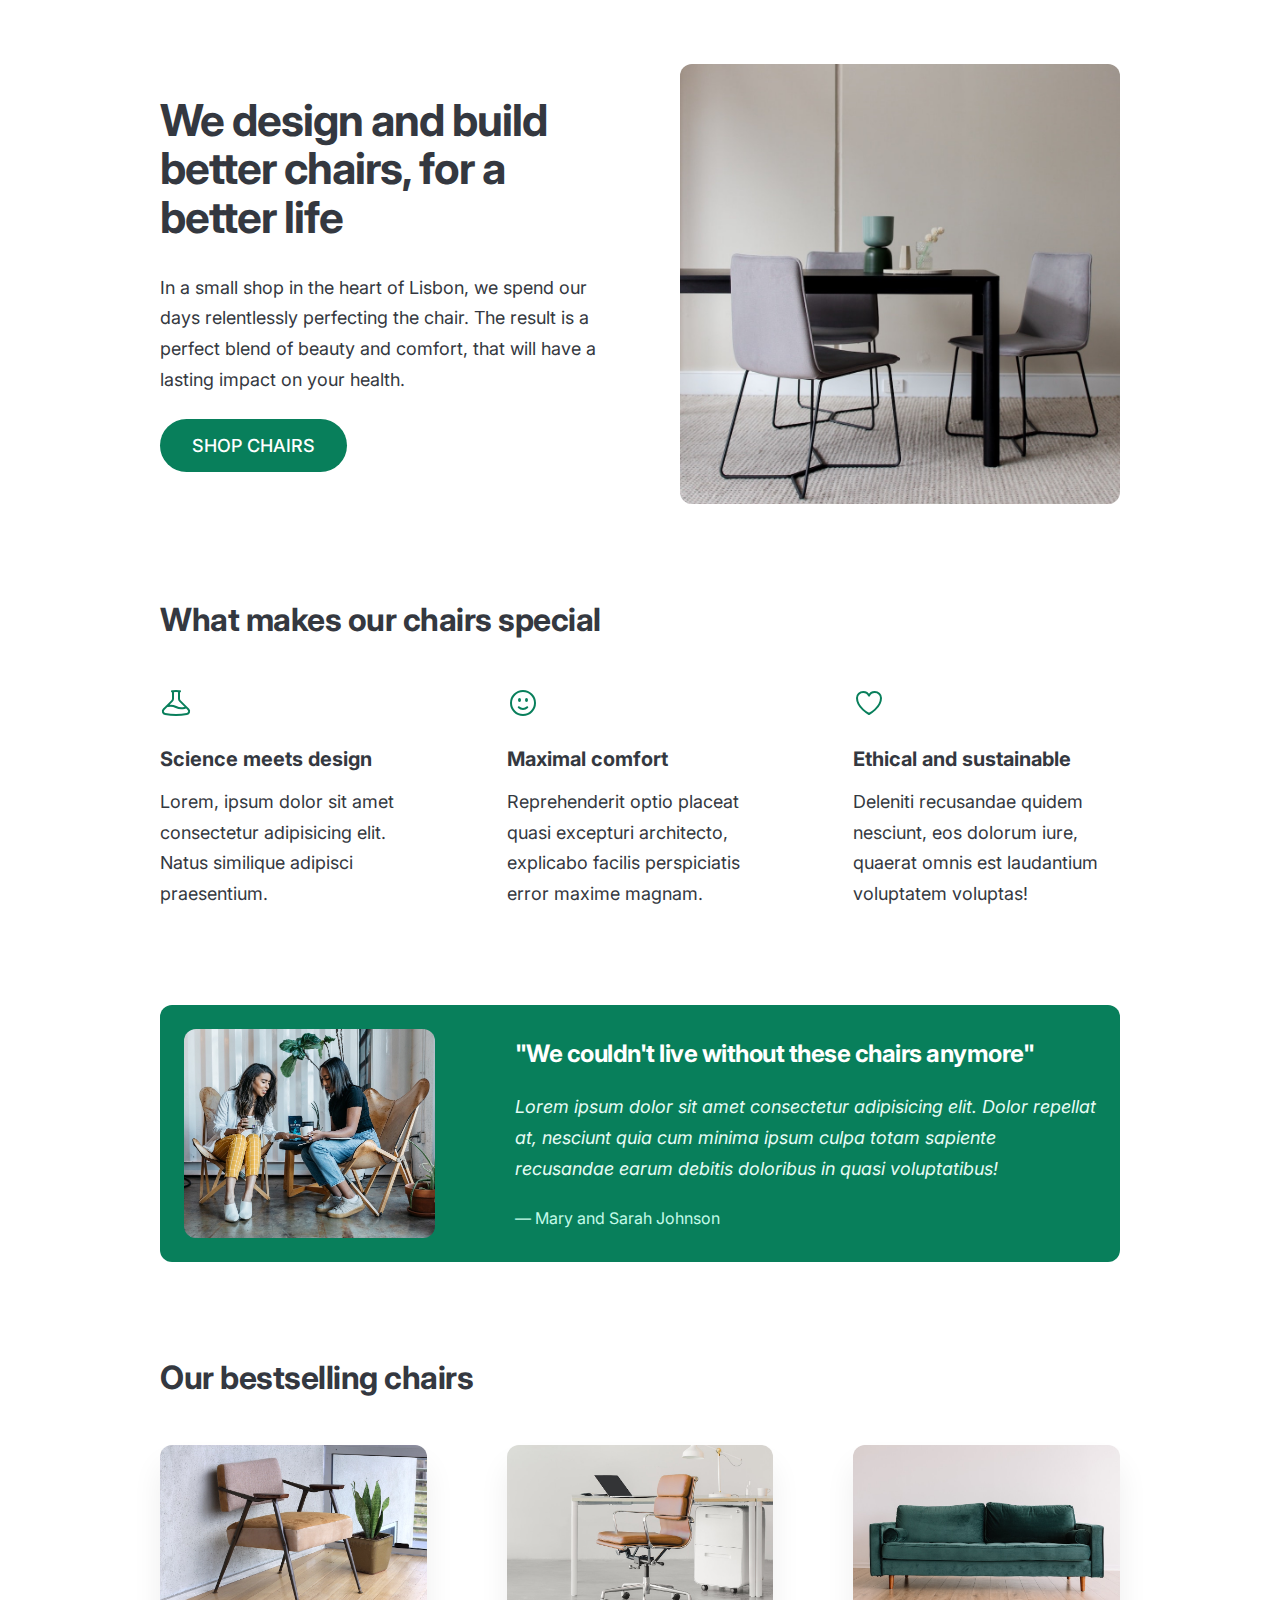
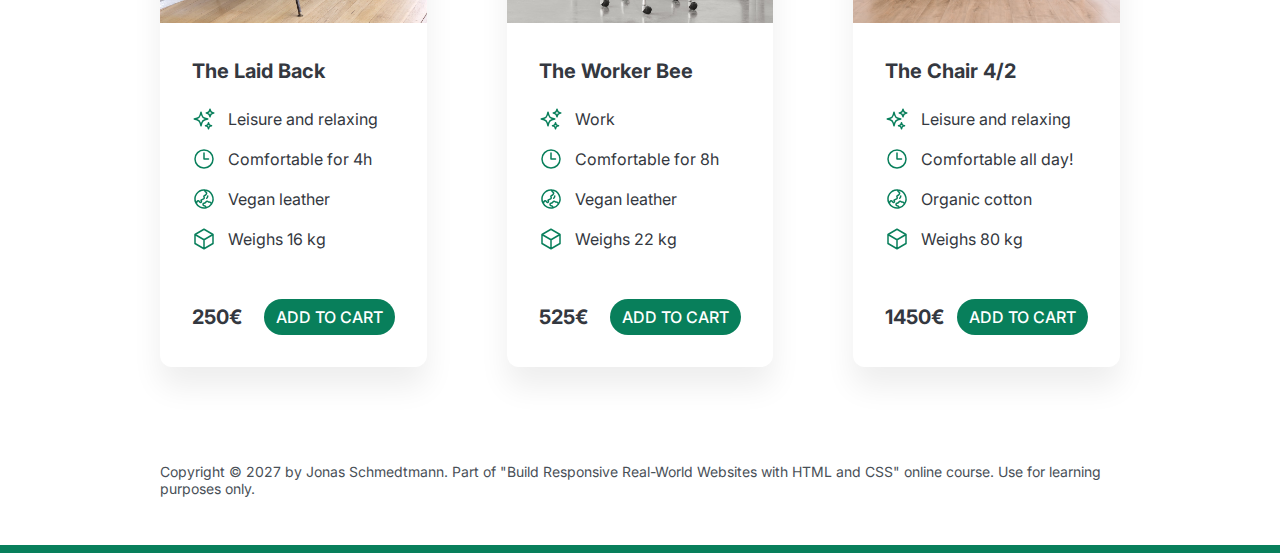
<file: index.html>
<!DOCTYPE html>
<html lang="en">
  <head>
    <meta charset="UTF-8" />
    <meta http-equiv="X-UA-Compatible" content="IE=edge" />
    <meta name="viewport" content="width=device-width, initial-scale=1.0" />
    <link rel="preconnect" href="https://fonts.googleapis.com" />
    <link rel="preconnect" href="https://fonts.gstatic.com" crossorigin />
    <link
      href="https://fonts.googleapis.com/css2?family=Inter:wght@400;500;700&display=swap"
      rel="stylesheet"
    />
    <link rel="stylesheet" href="style.css" />
    <title>Lisbon Chair Shop</title>
  </head>
  <body>
    <div class="container">
      <header>
        <div class="header-text-box">
          <h1>We design and build better chairs, for a better life</h1>
          <p class="header-text">
            In a small shop in the heart of Lisbon, we spend our days
            relentlessly perfecting the chair. The result is a perfect blend of
            beauty and comfort, that will have a lasting impact on your health.
          </p>
          <a class="btn btn--big" href="#">Shop chairs</a>
        </div>
        <img src="hero.jpg" alt="Photo" />
      </header>

      <section>
        <h2>What makes our chairs special</h2>
        <div class="grid-3-cols">
          <div>
            <svg
              xmlns="http://www.w3.org/2000/svg"
              fill="none"
              viewBox="0 0 24 24"
              stroke-width="1.5"
              stroke="currentColor"
              class="features-icon"
            >
              <path
                stroke-linecap="round"
                stroke-linejoin="round"
                d="M9.75 3.104v5.714a2.25 2.25 0 01-.659 1.591L5 14.5M9.75 3.104c-.251.023-.501.05-.75.082m.75-.082a24.301 24.301 0 014.5 0m0 0v5.714c0 .597.237 1.17.659 1.591L19.8 15.3M14.25 3.104c.251.023.501.05.75.082M19.8 15.3l-1.57.393A9.065 9.065 0 0112 15a9.065 9.065 0 00-6.23-.693L5 14.5m14.8.8l1.402 1.402c1.232 1.232.65 3.318-1.067 3.611A48.309 48.309 0 0112 21c-2.773 0-5.491-.235-8.135-.687-1.718-.293-2.3-2.379-1.067-3.61L5 14.5"
              />
            </svg>

            <p class="features-title"><strong>Science meets design</strong></p>
            <p class="features-text">
              Lorem, ipsum dolor sit amet consectetur adipisicing elit. Natus
              similique adipisci praesentium.
            </p>
          </div>

          <div>
            <svg
              xmlns="http://www.w3.org/2000/svg"
              fill="none"
              viewBox="0 0 24 24"
              stroke-width="1.5"
              stroke="currentColor"
              class="features-icon"
            >
              <path
                stroke-linecap="round"
                stroke-linejoin="round"
                d="M15.182 15.182a4.5 4.5 0 01-6.364 0M21 12a9 9 0 11-18 0 9 9 0 0118 0zM9.75 9.75c0 .414-.168.75-.375.75S9 10.164 9 9.75 9.168 9 9.375 9s.375.336.375.75zm-.375 0h.008v.015h-.008V9.75zm5.625 0c0 .414-.168.75-.375.75s-.375-.336-.375-.75.168-.75.375-.75.375.336.375.75zm-.375 0h.008v.015h-.008V9.75z"
              />
            </svg>

            <p class="features-title">
              <strong>Maximal comfort</strong>
            </p>
            <p class="features-text">
              Reprehenderit optio placeat quasi excepturi architecto, explicabo
              facilis perspiciatis error maxime magnam.
            </p>
          </div>

          <div>
            <svg
              xmlns="http://www.w3.org/2000/svg"
              fill="none"
              viewBox="0 0 24 24"
              stroke-width="1.5"
              stroke="currentColor"
              class="features-icon"
            >
              <path
                stroke-linecap="round"
                stroke-linejoin="round"
                d="M21 8.25c0-2.485-2.099-4.5-4.688-4.5-1.935 0-3.597 1.126-4.312 2.733-.715-1.607-2.377-2.733-4.313-2.733C5.1 3.75 3 5.765 3 8.25c0 7.22 9 12 9 12s9-4.78 9-12z"
              />
            </svg>

            <p class="features-title">
              <strong>Ethical and sustainable</strong>
            </p>
            <p class="features-text">
              Deleniti recusandae quidem nesciunt, eos dolorum iure, quaerat
              omnis est laudantium voluptatem voluptas!
            </p>
          </div>
        </div>
      </section>

      <section class="testimonial-section">
        <div class="grid-3-cols">
          <img src="customers.jpg" alt="People sitting on chairs" />
          <div class="testimonial-box">
            <h2>"We couldn't live without these chairs anymore"</h2>
            <blockquote class="testimonial-text">
              Lorem ipsum dolor sit amet consectetur adipisicing elit. Dolor
              repellat at, nesciunt quia cum minima ipsum culpa totam sapiente
              recusandae earum debitis doloribus in quasi voluptatibus!
            </blockquote>
            <p class="testimonial-author">&mdash; Mary and Sarah Johnson</p>
          </div>
        </div>
      </section>

      <section>
        <h2>Our bestselling chairs</h2>
        <div class="grid-3-cols">
          <figure class="chair">
            <img src="chair-1.jpg" alt="Chair" />
            <div class="chair-box">
              <h3>The Laid Back</h3>
              <ul class="chair-details">
                <li>
                  <svg
                    xmlns="http://www.w3.org/2000/svg"
                    fill="none"
                    viewBox="0 0 24 24"
                    stroke-width="1.5"
                    stroke="currentColor"
                    class="chair-icon"
                  >
                    <path
                      stroke-linecap="round"
                      stroke-linejoin="round"
                      d="M9.813 15.904L9 18.75l-.813-2.846a4.5 4.5 0 00-3.09-3.09L2.25 12l2.846-.813a4.5 4.5 0 003.09-3.09L9 5.25l.813 2.846a4.5 4.5 0 003.09 3.09L15.75 12l-2.846.813a4.5 4.5 0 00-3.09 3.09zM18.259 8.715L18 9.75l-.259-1.035a3.375 3.375 0 00-2.455-2.456L14.25 6l1.036-.259a3.375 3.375 0 002.455-2.456L18 2.25l.259 1.035a3.375 3.375 0 002.456 2.456L21.75 6l-1.035.259a3.375 3.375 0 00-2.456 2.456zM16.894 20.567L16.5 21.75l-.394-1.183a2.25 2.25 0 00-1.423-1.423L13.5 18.75l1.183-.394a2.25 2.25 0 001.423-1.423l.394-1.183.394 1.183a2.25 2.25 0 001.423 1.423l1.183.394-1.183.394a2.25 2.25 0 00-1.423 1.423z"
                    />
                  </svg>

                  <!-- Span is a generic INLINE text element, it doesn't have any meaning. It's like a div element, but inline -->
                  <span>Leisure and relaxing</span>
                </li>
                <li>
                  <svg
                    xmlns="http://www.w3.org/2000/svg"
                    fill="none"
                    viewBox="0 0 24 24"
                    stroke-width="1.5"
                    stroke="currentColor"
                    class="chair-icon"
                  >
                    <path
                      stroke-linecap="round"
                      stroke-linejoin="round"
                      d="M12 6v6h4.5m4.5 0a9 9 0 11-18 0 9 9 0 0118 0z"
                    />
                  </svg>

                  <span>Comfortable for 4h</span>
                </li>
                <li>
                  <svg
                    xmlns="http://www.w3.org/2000/svg"
                    fill="none"
                    viewBox="0 0 24 24"
                    stroke-width="1.5"
                    stroke="currentColor"
                    class="chair-icon"
                  >
                    <path
                      stroke-linecap="round"
                      stroke-linejoin="round"
                      d="M12.75 3.03v.568c0 .334.148.65.405.864l1.068.89c.442.369.535 1.01.216 1.49l-.51.766a2.25 2.25 0 01-1.161.886l-.143.048a1.107 1.107 0 00-.57 1.664c.369.555.169 1.307-.427 1.605L9 13.125l.423 1.059a.956.956 0 01-1.652.928l-.679-.906a1.125 1.125 0 00-1.906.172L4.5 15.75l-.612.153M12.75 3.031a9 9 0 00-8.862 12.872M12.75 3.031a9 9 0 016.69 14.036m0 0l-.177-.529A2.25 2.25 0 0017.128 15H16.5l-.324-.324a1.453 1.453 0 00-2.328.377l-.036.073a1.586 1.586 0 01-.982.816l-.99.282c-.55.157-.894.702-.8 1.267l.073.438c.08.474.49.821.97.821.846 0 1.598.542 1.865 1.345l.215.643m5.276-3.67a9.012 9.012 0 01-5.276 3.67m0 0a9 9 0 01-10.275-4.835M15.75 9c0 .896-.393 1.7-1.016 2.25"
                    />
                  </svg>

                  <span>Vegan leather</span>
                </li>
                <li>
                  <svg
                    xmlns="http://www.w3.org/2000/svg"
                    fill="none"
                    viewBox="0 0 24 24"
                    stroke-width="1.5"
                    stroke="currentColor"
                    class="chair-icon"
                  >
                    <path
                      stroke-linecap="round"
                      stroke-linejoin="round"
                      d="M21 7.5l-9-5.25L3 7.5m18 0l-9 5.25m9-5.25v9l-9 5.25M3 7.5l9 5.25M3 7.5v9l9 5.25m0-9v9"
                    />
                  </svg>

                  <span>Weighs 16 kg</span>
                </li>
              </ul>
              <div class="chair-price">
                <strong>250€</strong>
                <a href="#" class="btn btn--small">Add to cart</a>
              </div>
            </div>
          </figure>

          <figure class="chair">
            <img src="chair-2.jpg" alt="Chair" />
            <div class="chair-box">
              <h3>The Worker Bee</h3>
              <ul class="chair-details">
                <li>
                  <svg
                    xmlns="http://www.w3.org/2000/svg"
                    fill="none"
                    viewBox="0 0 24 24"
                    stroke-width="1.5"
                    stroke="currentColor"
                    class="chair-icon"
                  >
                    <path
                      stroke-linecap="round"
                      stroke-linejoin="round"
                      d="M9.813 15.904L9 18.75l-.813-2.846a4.5 4.5 0 00-3.09-3.09L2.25 12l2.846-.813a4.5 4.5 0 003.09-3.09L9 5.25l.813 2.846a4.5 4.5 0 003.09 3.09L15.75 12l-2.846.813a4.5 4.5 0 00-3.09 3.09zM18.259 8.715L18 9.75l-.259-1.035a3.375 3.375 0 00-2.455-2.456L14.25 6l1.036-.259a3.375 3.375 0 002.455-2.456L18 2.25l.259 1.035a3.375 3.375 0 002.456 2.456L21.75 6l-1.035.259a3.375 3.375 0 00-2.456 2.456zM16.894 20.567L16.5 21.75l-.394-1.183a2.25 2.25 0 00-1.423-1.423L13.5 18.75l1.183-.394a2.25 2.25 0 001.423-1.423l.394-1.183.394 1.183a2.25 2.25 0 001.423 1.423l1.183.394-1.183.394a2.25 2.25 0 00-1.423 1.423z"
                    />
                  </svg>
                  <span>Work</span>
                </li>
                <li>
                  <svg
                    xmlns="http://www.w3.org/2000/svg"
                    fill="none"
                    viewBox="0 0 24 24"
                    stroke-width="1.5"
                    stroke="currentColor"
                    class="chair-icon"
                  >
                    <path
                      stroke-linecap="round"
                      stroke-linejoin="round"
                      d="M12 6v6h4.5m4.5 0a9 9 0 11-18 0 9 9 0 0118 0z"
                    />
                  </svg>
                  <span>Comfortable for 8h</span>
                </li>
                <li>
                  <svg
                    xmlns="http://www.w3.org/2000/svg"
                    fill="none"
                    viewBox="0 0 24 24"
                    stroke-width="1.5"
                    stroke="currentColor"
                    class="chair-icon"
                  >
                    <path
                      stroke-linecap="round"
                      stroke-linejoin="round"
                      d="M12.75 3.03v.568c0 .334.148.65.405.864l1.068.89c.442.369.535 1.01.216 1.49l-.51.766a2.25 2.25 0 01-1.161.886l-.143.048a1.107 1.107 0 00-.57 1.664c.369.555.169 1.307-.427 1.605L9 13.125l.423 1.059a.956.956 0 01-1.652.928l-.679-.906a1.125 1.125 0 00-1.906.172L4.5 15.75l-.612.153M12.75 3.031a9 9 0 00-8.862 12.872M12.75 3.031a9 9 0 016.69 14.036m0 0l-.177-.529A2.25 2.25 0 0017.128 15H16.5l-.324-.324a1.453 1.453 0 00-2.328.377l-.036.073a1.586 1.586 0 01-.982.816l-.99.282c-.55.157-.894.702-.8 1.267l.073.438c.08.474.49.821.97.821.846 0 1.598.542 1.865 1.345l.215.643m5.276-3.67a9.012 9.012 0 01-5.276 3.67m0 0a9 9 0 01-10.275-4.835M15.75 9c0 .896-.393 1.7-1.016 2.25"
                    />
                  </svg>
                  <span>Vegan leather</span>
                </li>
                <li>
                  <svg
                    xmlns="http://www.w3.org/2000/svg"
                    fill="none"
                    viewBox="0 0 24 24"
                    stroke-width="1.5"
                    stroke="currentColor"
                    class="chair-icon"
                  >
                    <path
                      stroke-linecap="round"
                      stroke-linejoin="round"
                      d="M21 7.5l-9-5.25L3 7.5m18 0l-9 5.25m9-5.25v9l-9 5.25M3 7.5l9 5.25M3 7.5v9l9 5.25m0-9v9"
                    />
                  </svg>
                  <span>Weighs 22 kg</span>
                </li>
              </ul>
              <div class="chair-price">
                <strong>525€</strong>
                <a href="#" class="btn btn--small">Add to cart</a>
              </div>
            </div>
          </figure>

          <figure class="chair">
            <img src="chair-3.jpg" alt="Chair" />
            <div class="chair-box">
              <h3>The Chair 4/2</h3>
              <ul class="chair-details">
                <li>
                  <svg
                    xmlns="http://www.w3.org/2000/svg"
                    fill="none"
                    viewBox="0 0 24 24"
                    stroke-width="1.5"
                    stroke="currentColor"
                    class="chair-icon"
                  >
                    <path
                      stroke-linecap="round"
                      stroke-linejoin="round"
                      d="M9.813 15.904L9 18.75l-.813-2.846a4.5 4.5 0 00-3.09-3.09L2.25 12l2.846-.813a4.5 4.5 0 003.09-3.09L9 5.25l.813 2.846a4.5 4.5 0 003.09 3.09L15.75 12l-2.846.813a4.5 4.5 0 00-3.09 3.09zM18.259 8.715L18 9.75l-.259-1.035a3.375 3.375 0 00-2.455-2.456L14.25 6l1.036-.259a3.375 3.375 0 002.455-2.456L18 2.25l.259 1.035a3.375 3.375 0 002.456 2.456L21.75 6l-1.035.259a3.375 3.375 0 00-2.456 2.456zM16.894 20.567L16.5 21.75l-.394-1.183a2.25 2.25 0 00-1.423-1.423L13.5 18.75l1.183-.394a2.25 2.25 0 001.423-1.423l.394-1.183.394 1.183a2.25 2.25 0 001.423 1.423l1.183.394-1.183.394a2.25 2.25 0 00-1.423 1.423z"
                    />
                  </svg>
                  <span>Leisure and relaxing</span>
                </li>
                <li>
                  <svg
                    xmlns="http://www.w3.org/2000/svg"
                    fill="none"
                    viewBox="0 0 24 24"
                    stroke-width="1.5"
                    stroke="currentColor"
                    class="chair-icon"
                  >
                    <path
                      stroke-linecap="round"
                      stroke-linejoin="round"
                      d="M12 6v6h4.5m4.5 0a9 9 0 11-18 0 9 9 0 0118 0z"
                    />
                  </svg>
                  <span>Comfortable all day!</span>
                </li>
                <li>
                  <svg
                    xmlns="http://www.w3.org/2000/svg"
                    fill="none"
                    viewBox="0 0 24 24"
                    stroke-width="1.5"
                    stroke="currentColor"
                    class="chair-icon"
                  >
                    <path
                      stroke-linecap="round"
                      stroke-linejoin="round"
                      d="M12.75 3.03v.568c0 .334.148.65.405.864l1.068.89c.442.369.535 1.01.216 1.49l-.51.766a2.25 2.25 0 01-1.161.886l-.143.048a1.107 1.107 0 00-.57 1.664c.369.555.169 1.307-.427 1.605L9 13.125l.423 1.059a.956.956 0 01-1.652.928l-.679-.906a1.125 1.125 0 00-1.906.172L4.5 15.75l-.612.153M12.75 3.031a9 9 0 00-8.862 12.872M12.75 3.031a9 9 0 016.69 14.036m0 0l-.177-.529A2.25 2.25 0 0017.128 15H16.5l-.324-.324a1.453 1.453 0 00-2.328.377l-.036.073a1.586 1.586 0 01-.982.816l-.99.282c-.55.157-.894.702-.8 1.267l.073.438c.08.474.49.821.97.821.846 0 1.598.542 1.865 1.345l.215.643m5.276-3.67a9.012 9.012 0 01-5.276 3.67m0 0a9 9 0 01-10.275-4.835M15.75 9c0 .896-.393 1.7-1.016 2.25"
                    />
                  </svg>
                  <span>Organic cotton</span>
                </li>
                <li>
                  <svg
                    xmlns="http://www.w3.org/2000/svg"
                    fill="none"
                    viewBox="0 0 24 24"
                    stroke-width="1.5"
                    stroke="currentColor"
                    class="chair-icon"
                  >
                    <path
                      stroke-linecap="round"
                      stroke-linejoin="round"
                      d="M21 7.5l-9-5.25L3 7.5m18 0l-9 5.25m9-5.25v9l-9 5.25M3 7.5l9 5.25M3 7.5v9l9 5.25m0-9v9"
                    />
                  </svg>
                  <span>Weighs 80 kg</span>
                </li>
              </ul>
              <div class="chair-price">
                <strong>1450€</strong>
                <a href="#" class="btn btn--small">Add to cart</a>
              </div>
            </div>
          </figure>
        </div>
      </section>

      <footer>
        Copyright &copy; 2027 by Jonas Schmedtmann. Part of "Build Responsive
        Real-World Websites with HTML and CSS" online course. Use for learning
        purposes only.
      </footer>
    </div>
  </body>
</html>
</file>
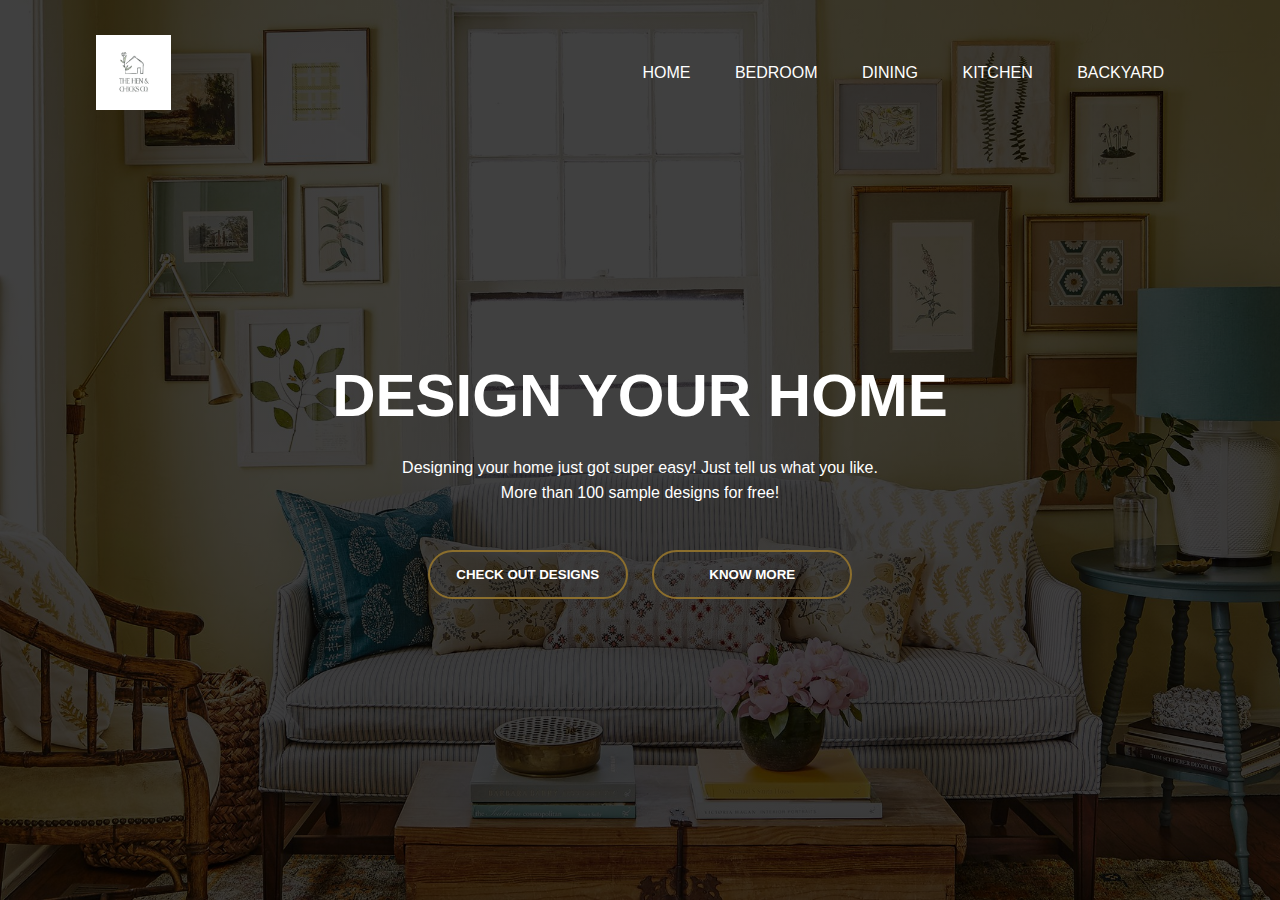
<file: Design your home/index.html>
<html>
  <head>
    <title>Design your home</title>
    <link rel="stylesheet" href="style.css" />
  </head>

  <body>
    <div class="banner">
      <div class="navbar">
        <img src="logoo.jpg" class="logo" />
        <ul>
          <li><a href="#">Home</a></li>
          <li><a href="#">Bedroom</a></li>
          <li><a href="#">Dining</a></li>
          <li><a href="#">Kitchen</a></li>
          <li><a href="#">Backyard</a></li>
        </ul>
      </div>
      <div class="content">
        <h1>DESIGN YOUR HOME</h1>
        <p>
          Designing your home just got super easy! Just tell us what you
          like.<br />
          More than 100 sample designs for free!
        </p>
        <div>
          <button type="button"><span></span>CHECK OUT DESIGNS</button>
          <button type="button"><span></span>KNOW MORE</button>
        </div>
      </div>
    </div>
  </body>
</html>
</file>
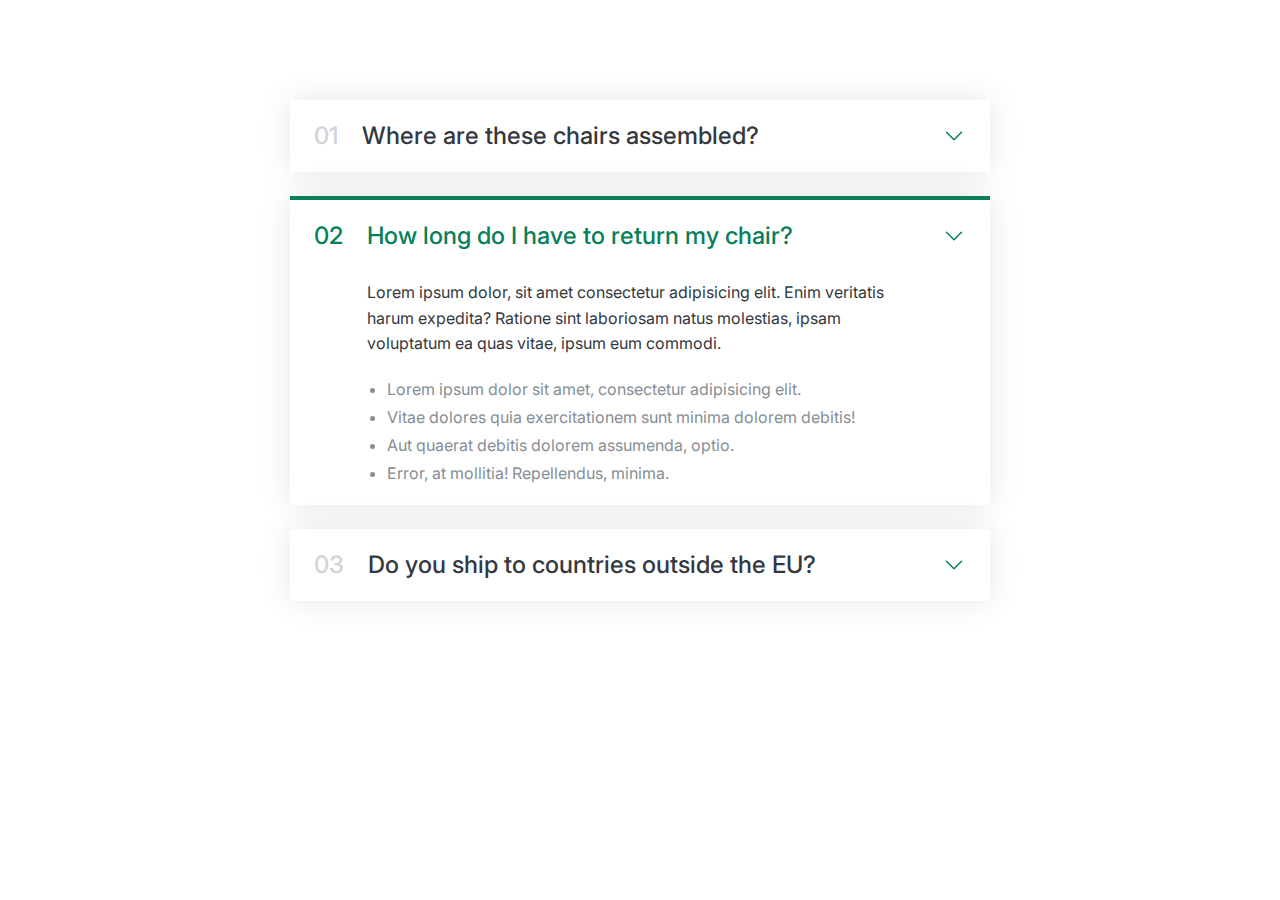
<file: 06-Components/01-accordion.html>
<!DOCTYPE html>
<html lang="en">
  <head>
    <meta charset="UTF-8" />
    <meta name="viewport" content="width=device-width, initial-scale=1.0" />
    <link
      href="https://fonts.googleapis.com/css2?family=Inter:wght@400;500;700&display=swap"
      rel="stylesheet"
    />
    <title>Accordion Component</title>
    <style>
      /*
SPACING SYSTEM (px)
2 / 4 / 8 / 12 / 16 / 24 / 32 / 48 / 64 / 80 / 96 / 128

FONT SIZE SYSTEM (px)
10 / 12 / 14 / 16 / 18 / 20 / 24 / 30 / 36 / 44 / 52 / 62 / 74 / 86 / 98
*/
      /* 
MAIN COLOR: #087f5b
GREY COLOR: #343840
 */
      * {
        margin: 0;
        padding: 0;
        box-sizing: border-box;
      }
      body {
        font-family: "Inter", sans-serif;
        color: #343840;
        line-height: 1;
      }
      .accordion {
        width: 700px;
        margin: 100px auto;
        display: flex;
        flex-direction: column;
        gap: 24px;
      }
      .item {
        box-shadow: 0 0 32px rgba(0, 0, 0, 0.1);
        padding: 24px;

        display: grid;
        grid-template-columns: auto 1fr auto;
        column-gap: 24px;
        row-gap: 32px;
        align-items: center;
      }

      .number,
      .text {
        font-size: 24px;
        font-weight: 500;
        /* color: #087f5b; */
      }

      .number {
        color: #ced4da;
      }
      .icon {
        width: 24px;
        height: 24px;
        stroke: #087f5b;
      }
      .hidden-box {
        grid-column: 2;
        display: none;
      }
      .hidden-box p {
        line-height: 1.6;
        margin-bottom: 24px;
      }

      /* OPEN STATE */
      .open {
        border-top: 4px solid #087f5b;
      }

      .open .hidden-box {
        display: block;
      }

      .open .number,
      .open .text {
        color: #087f5b;
      }
      .hidden-box ul {
        color: #868e96;
        margin-left: 20px;

        display: flex;
        flex-direction: column;
        gap: 12px;
      }
    </style>
  </head>
  <body>
    <div class="accordion">
      <div class="item">
        <p class="number">01</p>
        <p class="text">Where are these chairs assembled?</p>
        <svg
          xmlns="http://www.w3.org/2000/svg"
          fill="none"
          viewBox="0 0 24 24"
          stroke-width="1.5"
          stroke="currentColor"
          class="icon"
        >
          <path
            stroke-linecap="round"
            stroke-linejoin="round"
            d="M19.5 8.25l-7.5 7.5-7.5-7.5"
          />
        </svg>
        <div class="hidden-box">
          <p>
            Lorem ipsum dolor, sit amet consectetur adipisicing elit. Enim
            veritatis harum expedita? Ratione sint laboriosam natus molestias,
            ipsam voluptatum ea quas vitae, ipsum eum commodi.
          </p>
          <ul>
            <li>Lorem ipsum dolor sit amet, consectetur adipisicing elit.</li>
            <li>
              Vitae dolores quia exercitationem sunt minima dolorem debitis!
            </li>
            <li>Aut quaerat debitis dolorem assumenda, optio.</li>

            <li>Error, at mollitia! Repellendus, minima.</li>
          </ul>
        </div>
      </div>

      <div class="item open">
        <p class="number">02</p>
        <p class="text">How long do I have to return my chair?</p>
        <svg
          xmlns="http://www.w3.org/2000/svg"
          fill="none"
          viewBox="0 0 24 24"
          stroke-width="1.5"
          stroke="currentColor"
          class="icon"
        >
          <path
            stroke-linecap="round"
            stroke-linejoin="round"
            d="M19.5 8.25l-7.5 7.5-7.5-7.5"
          />
        </svg>
        <div class="hidden-box">
          <p>
            Lorem ipsum dolor, sit amet consectetur adipisicing elit. Enim
            veritatis harum expedita? Ratione sint laboriosam natus molestias,
            ipsam voluptatum ea quas vitae, ipsum eum commodi.
          </p>
          <ul>
            <li>Lorem ipsum dolor sit amet, consectetur adipisicing elit.</li>
            <li>
              Vitae dolores quia exercitationem sunt minima dolorem debitis!
            </li>
            <li>Aut quaerat debitis dolorem assumenda, optio.</li>

            <li>Error, at mollitia! Repellendus, minima.</li>
          </ul>
        </div>
      </div>

      <div class="item">
        <p class="number">03</p>
        <p class="text">Do you ship to countries outside the EU?</p>
        <svg
          xmlns="http://www.w3.org/2000/svg"
          fill="none"
          viewBox="0 0 24 24"
          stroke-width="1.5"
          stroke="currentColor"
          class="icon"
        >
          <path
            stroke-linecap="round"
            stroke-linejoin="round"
            d="M19.5 8.25l-7.5 7.5-7.5-7.5"
          />
        </svg>
        <div class="hidden-box">
          <p>
            Lorem ipsum dolor, sit amet consectetur adipisicing elit. Enim
            veritatis harum expedita? Ratione sint laboriosam natus molestias,
            ipsam voluptatum ea quas vitae, ipsum eum commodi.
          </p>
          <ul>
            <li>Lorem ipsum dolor sit amet, consectetur adipisicing elit.</li>
            <li>
              Vitae dolores quia exercitationem sunt minima dolorem debitis!
            </li>
            <li>Aut quaerat debitis dolorem assumenda, optio.</li>

            <li>Error, at mollitia! Repellendus, minima.</li>
          </ul>
        </div>
      </div>
    </div>
  </body>
</html>
</file>
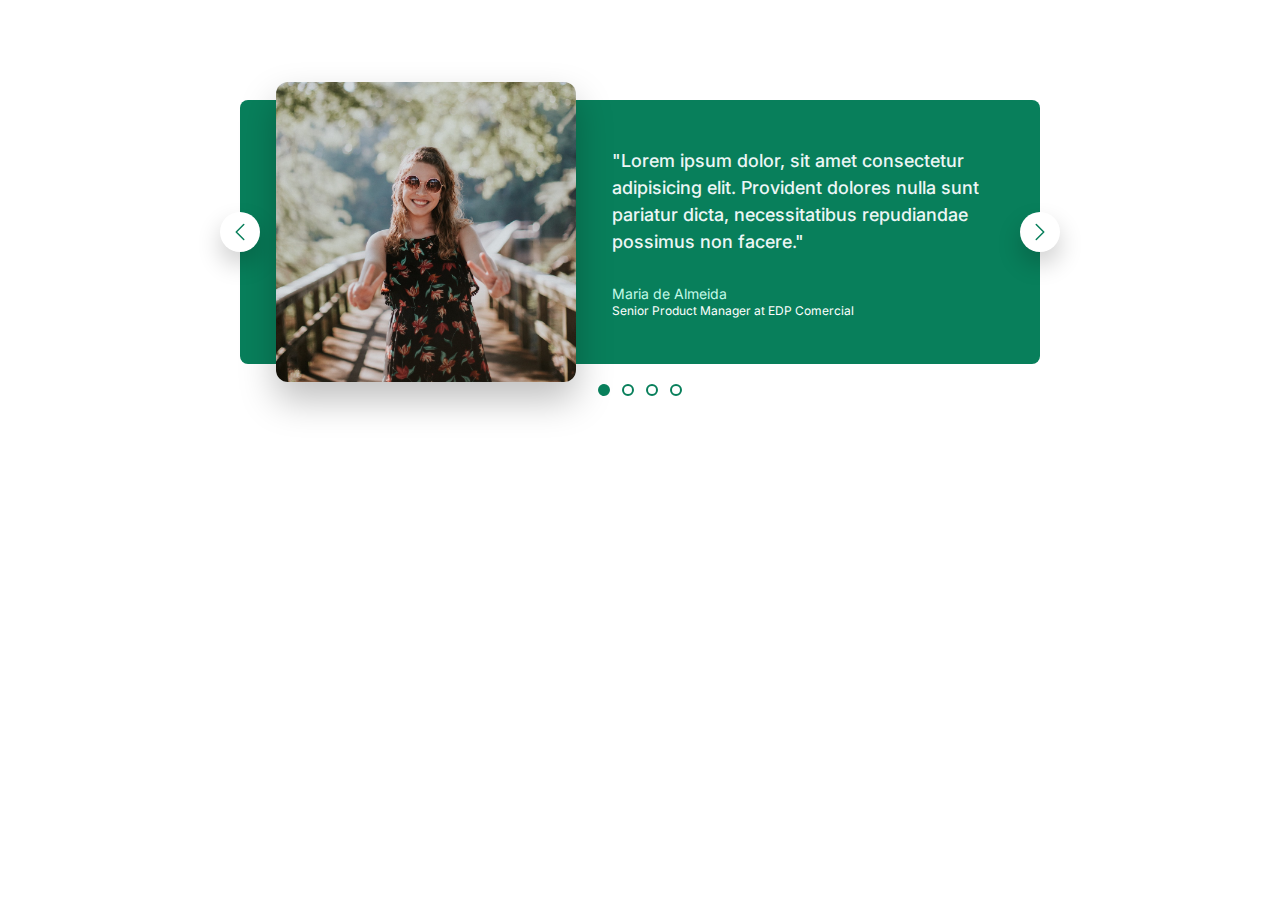
<file: 06-Components/02-carousel.html>
<!DOCTYPE html>
<html lang="en">
  <head>
    <meta charset="UTF-8" />
    <meta name="viewport" content="width=device-width, initial-scale=1.0" />
    <link
      href="https://fonts.googleapis.com/css2?family=Inter:wght@400;500;700&display=swap"
      rel="stylesheet"
    />
    <title>Carousel Component</title>
    <style>
      /*
      SPACING SYSTEM (px)
      2 / 4 / 8 / 12 / 16 / 24 / 32 / 48 / 64 / 80 / 96 / 128

      FONT SIZE SYSTEM (px)
      10 / 12 / 14 / 16 / 18 / 20 / 24 / 30 / 36 / 44 / 52 / 62 / 74 / 86 / 98
      */
      /*
      MAIN COLOR: #087f5b
      GREY COLOR: #343840
       */
      * {
        margin: 0;
        padding: 0;
        box-sizing: border-box;
      }
      body {
        font-family: "Inter", sans-serif;
        color: #343840;
        line-height: 1;
      }

      .carousel {
        background-color: #087f5b;
        width: 800px;
        margin: 100px auto;
        /* padding: 32px; */
        /* padding-left: 86px; */
        /* padding-right: 48px; */
        padding: 32px 48px 32px 86px;
        border-radius: 8px;
        color: #fff;
        display: flex;
        align-items: center;
        gap: 86px;

        position: relative;
      }

      img {
        height: 200px;
        border-radius: 8px;
        transform: scale(1.5);
        box-shadow: 0 12px 24px rgba(0, 0, 0, 0.25);
      }
      .testimonial-text {
        font-size: 18px;
        font-weight: 500;
        line-height: 1.5;
        margin-bottom: 32px;
        color: #ecf6f5;
      }

      .testimonial-author {
        font-size: 14px;
        margin-bottom: 4px;
        color: #c3fae8;
      }
      .testimonial-job {
        font-size: 12px;
      }

      /* CONTROLS */
      .btn {
        background-color: #fff;
        border: none;
        height: 40px;
        width: 40px;
        border-radius: 50%;
        position: absolute;
        display: flex;
        align-items: center;
        box-shadow: 0 12px 24px rgba(0, 0, 0, 0.2);
        justify-content: center;
        cursor: pointer;
      }

      .btn-icon {
        height: 24px;
        width: 24px;
        stroke: #087f5b;
      }

      .btn--left {
        /* In relation to the PARENT ELEMENT */
        left: 0;
        top: 50%;
        /* In relation to the ELEMENT ITSELF */
        transform: translate(-50%, -50%);
      }

      .btn--right {
        right: 0;
        top: 50%;
        transform: translate(50%, -50%);
      }

      .dots {
        position: absolute;
        left: 50%;
        bottom: 0;
        transform: translate(-50%, 32px);

        display: flex;
        gap: 12px;
      }

      .dot {
        height: 12px;
        width: 12px;
        background-color: #fff;
        border: 2px solid #087f5b;
        border-radius: 50%;
        cursor: pointer;
      }

      .dot--fill {
        background-color: #087f5b;
      }
    </style>
  </head>
  <body>
    <div class="carousel">
      <img src="maria.jpg" alt="Maria de Almeida" />
      <blockquote class="testimonial">
        <p class="testimonial-text">
          "Lorem ipsum dolor, sit amet consectetur adipisicing elit. Provident
          dolores nulla sunt pariatur dicta, necessitatibus repudiandae possimus
          non facere."
        </p>
        <p class="testimonial-author">Maria de Almeida</p>
        <p class="testimonial-job">Senior Product Manager at EDP Comercial</p>
      </blockquote>
      <button class="btn btn--left">
        <svg
          xmlns="http://www.w3.org/2000/svg"
          fill="none"
          viewBox="0 0 24 24"
          stroke-width="1.5"
          stroke="currentColor"
          class="btn-icon"
        >
          <path
            stroke-linecap="round"
            stroke-linejoin="round"
            d="M15.75 19.5L8.25 12l7.5-7.5"
          />
        </svg>
        <button class="btn btn--right">
          <svg
            xmlns="http://www.w3.org/2000/svg"
            fill="none"
            viewBox="0 0 24 24"
            stroke-width="1.5"
            stroke="currentColor"
            class="btn-icon"
          >
            <path
              stroke-linecap="round"
              stroke-linejoin="round"
              d="M8.25 4.5l7.5 7.5-7.5 7.5"
            />
          </svg>
        </button>
      </button>
      <div class="dots">
        <button class="dot dot--fill">&nbsp;</button>
        <button class="dot">&nbsp;</button>
        <button class="dot">&nbsp;</button>
        <button class="dot">&nbsp;</button>
      </div>
    </div>
  </body>
</html>
</file>
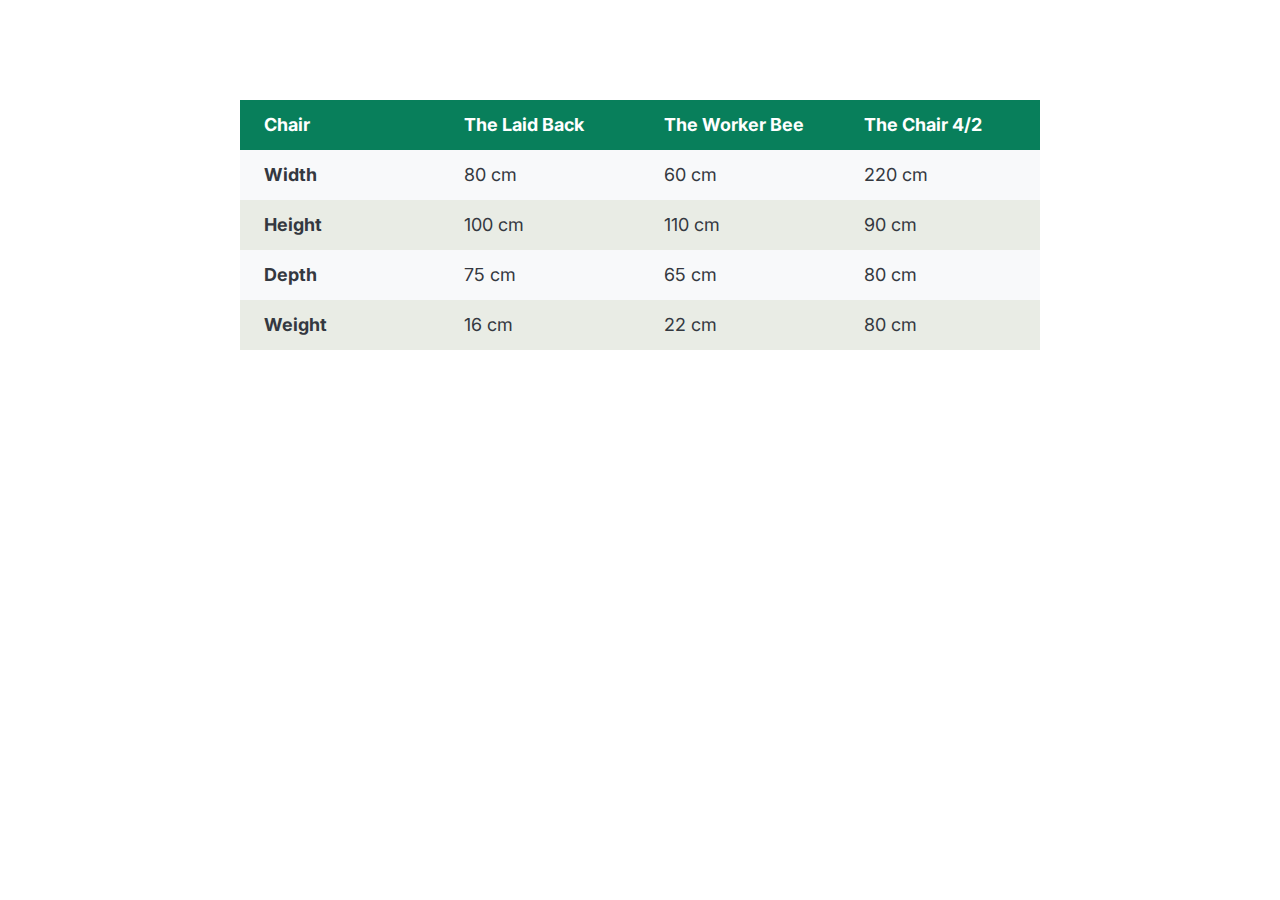
<file: 06-Components/03-table.html>
<!DOCTYPE html>
<html lang="en">
  <head>
    <meta charset="UTF-8" />
    <meta name="viewport" content="width=device-width, initial-scale=1.0" />
    <link
      href="https://fonts.googleapis.com/css2?family=Inter:wght@400;500;700&display=swap"
      rel="stylesheet"
    />
    <title>Accordion Component</title>
    <style>
      /*
SPACING SYSTEM (px)
2 / 4 / 8 / 12 / 16 / 24 / 32 / 48 / 64 / 80 / 96 / 128

FONT SIZE SYSTEM (px)
10 / 12 / 14 / 16 / 18 / 20 / 24 / 30 / 36 / 44 / 52 / 62 / 74 / 86 / 98
*/
      /* 
MAIN COLOR: #087f5b
GREY COLOR: #343840
 */
      * {
        margin: 0;
        padding: 0;
        box-sizing: border-box;
      }
      body {
        font-family: "Inter", sans-serif;
        color: #343840;
        line-height: 1;
        display: flex;
        justify-content: center;
      }
      table {
        width: 800px;
        margin-top: 100px;
        /* border: 1px solid #343840; */
        border-collapse: collapse;
        font-size: 18px;
      }

      td,
      th {
        /* border: 1px solid #343840; */
        padding: 16px 24px;
        text-align: left;
      }
      thead tr {
        background-color: #087f5b;
        color: #fff;
      }

      thead th {
        width: 25%;
      }

      tbody tr:nth-child(odd) {
        background-color: #f8f9fa;
      }

      tbody tr:nth-child(even) {
        background-color: #e9ece5;
      }
    </style>
  </head>
  <body>
    <table>
      <thead>
        <tr>
          <th>Chair</th>
          <th>The Laid Back</th>
          <th>The Worker Bee</th>
          <th>The Chair 4/2</th>
        </tr>
      </thead>
      <tbody>
        <tr>
          <th>Width</th>
          <td>80 cm</td>
          <td>60 cm</td>
          <td>220 cm</td>
        </tr>
        <tr>
          <th>Height</th>
          <td>100 cm</td>
          <td>110 cm</td>
          <td>90 cm</td>
        </tr>

        <tr>
          <th>Depth</th>
          <td>75 cm</td>
          <td>65 cm</td>
          <td>80 cm</td>
        </tr>
        <tr>
          <th>Weight</th>
          <td>16 cm</td>
          <td>22 cm</td>
          <td>80 cm</td>
        </tr>
      </tbody>
    </table>
  </body>
</html>
</file>
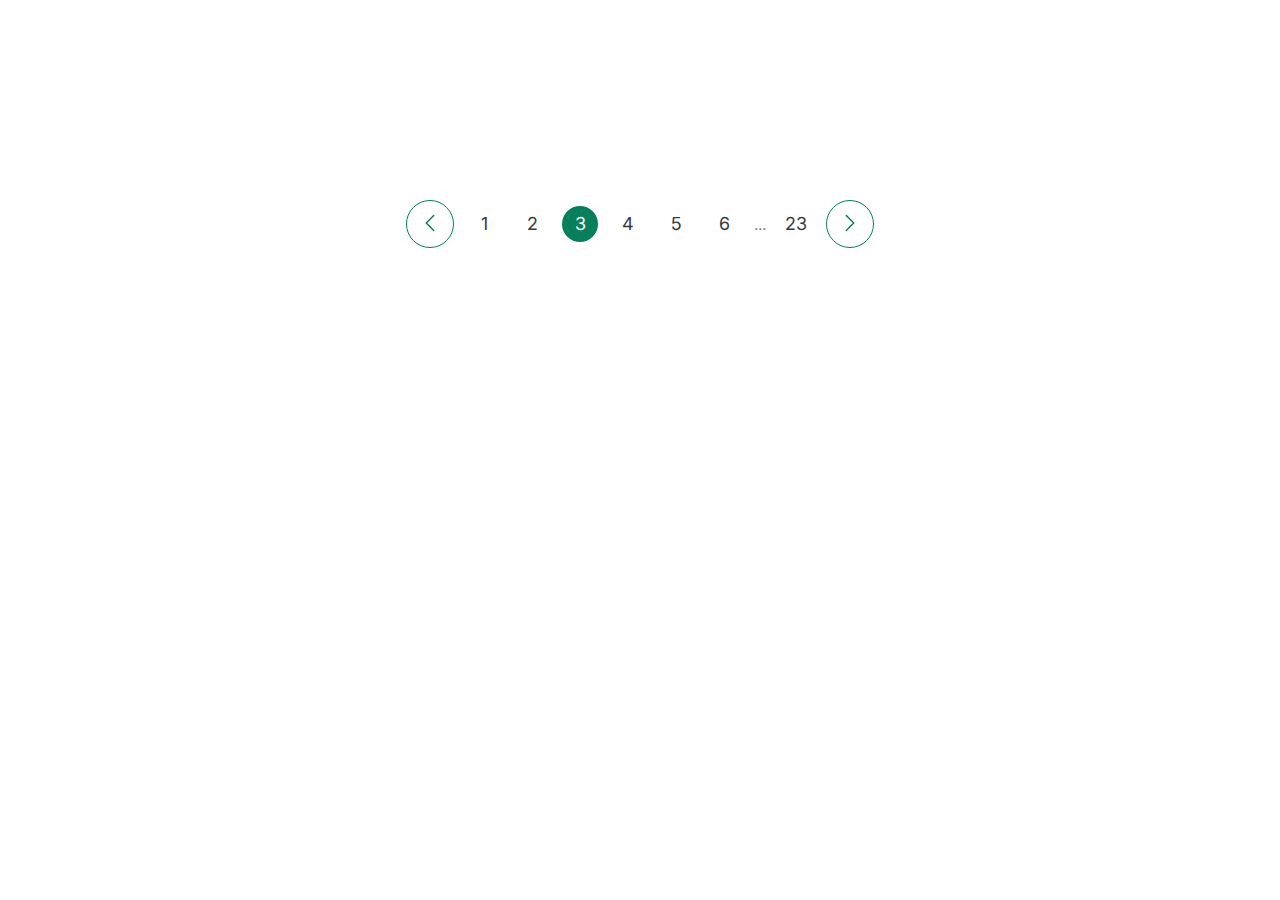
<file: 06-Components/04-pagination.html>
<!DOCTYPE html>
<html lang="en">
  <head>
    <meta charset="UTF-8" />
    <meta name="viewport" content="width=device-width, initial-scale=1.0" />
    <link
      href="https://fonts.googleapis.com/css2?family=Inter:wght@400;500;700&display=swap"
      rel="stylesheet"
    />
    <title>Accordion Component</title>
    <style>
      /*
SPACING SYSTEM (px)
2 / 4 / 8 / 12 / 16 / 24 / 32 / 48 / 64 / 80 / 96 / 128

FONT SIZE SYSTEM (px)
10 / 12 / 14 / 16 / 18 / 20 / 24 / 30 / 36 / 44 / 52 / 62 / 74 / 86 / 98
*/
      /* 
MAIN COLOR: #087f5b
GREY COLOR: #343840
 */
      * {
        margin: 0;
        padding: 0;
        box-sizing: border-box;
      }
      body {
        font-family: "Inter", sans-serif;
        color: #343840;
        line-height: 1;
        display: flex;
        justify-content: center;
      }

      .pagination {
        margin-top: 200px;
        display: flex;
        align-items: center;
        gap: 12px;
      }
      .btn {
        border: 1px solid #087f5b;
        height: 48px;
        width: 48px;
        background: none;
        border-radius: 50%;
        cursor: pointer;
      }
      .btn:hover {
        background-color: #087f5b;
      }
      .btn:hover .btn-icon {
        stroke: #fff;
      }
      .btn-icon {
        height: 24px;
        width: 24px;
        stroke: #087f5b;
      }
      .page-link:link,
      .page-link:visited {
        font-size: 18px;
        color: #343a40;
        text-decoration: none;
        height: 36px;
        width: 36px;
        display: flex;
        align-items: center;
        justify-content: center;
        border-radius: 50%;
      }
      .page-link:hover,
      .page-link:active,
      .page-link.page-link--current {
        background-color: #087f5b;
        color: #fff;
      }
      .dots {
        color: #868e96;
      }
    </style>
  </head>
  <body>
    <div class="pagination">
      <button class="btn">
        <svg
          xmlns="http://www.w3.org/2000/svg"
          fill="none"
          viewBox="0 0 24 24"
          stroke-width="1.5"
          stroke="currentColor"
          class="btn-icon"
        >
          <path
            stroke-linecap="round"
            stroke-linejoin="round"
            d="M15.75 19.5L8.25 12l7.5-7.5"
          />
        </svg>
      </button>
      <a href="#" class="page-link">1</a>
      <a href="#" class="page-link">2</a>
      <a href="#" class="page-link page-link--current">3</a>
      <a href="#" class="page-link">4</a>
      <a href="#" class="page-link">5</a>
      <a href="#" class="page-link">6</a>
      <span class="dots">...</span>
      <a href="#" class="page-link">23</a>
      <button class="btn">
        <svg
          xmlns="http://www.w3.org/2000/svg"
          fill="none"
          viewBox="0 0 24 24"
          stroke-width="1.5"
          stroke="currentColor"
          class="btn-icon"
        >
          <path
            stroke-linecap="round"
            stroke-linejoin="round"
            d="M8.25 4.5l7.5 7.5-7.5 7.5"
          />
        </svg>
      </button>
    </div>
  </body>
</html>
</file>
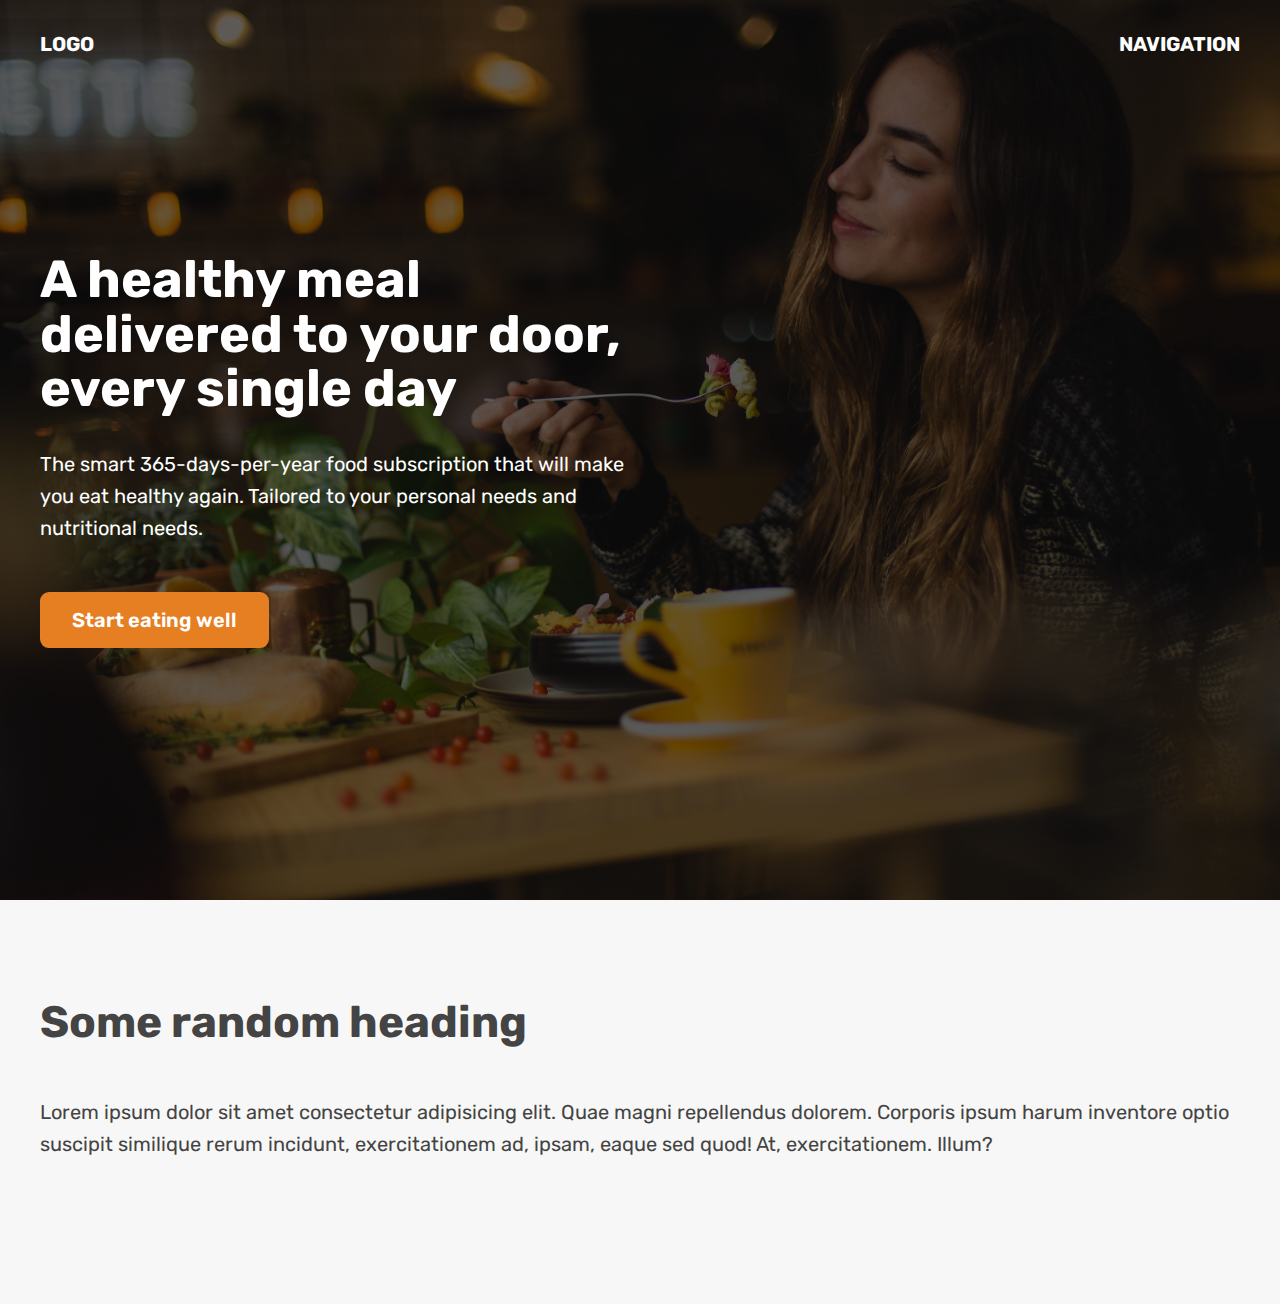
<file: 06-Components/05-hero.html>
<!DOCTYPE html>
<html lang="en">
  <head>
    <meta charset="UTF-8" />
    <meta name="viewport" content="width=device-width, initial-scale=1.0" />
    <title>Omnifood Hero Section</title>
    <link rel="preconnect" href="https://fonts.googleapis.com" />
    <link rel="preconnect" href="https://fonts.gstatic.com" crossorigin />
    <link
      href="https://fonts.googleapis.com/css2?family=Inter:wght@400;600;700&family=Rubik:wght@400;500;700&display=swap"
      rel="stylesheet"
    />
    <style>
      * {
        margin: 0;
        padding: 0;
        box-sizing: border-box;
      }
      html {
        font-family: "Rubik", sans-serif;
        color: #444;
      }

      .container {
        margin: 0 auto;
        width: 1200px;
        /* background-color: red; */
      }
      header {
        /* background-color: orangered; */
        height: 100vh;
        position: relative;
        background-image: linear-gradient(
            rgba(0, 0, 0, 0.6),
            rgba(0, 0, 0, 0.6)
          ),
          url(hero.jpg);
        background-size: cover;
        color: #fff;
      }
      nav {
        font-size: 20px;
        font-weight: 700;
        display: flex;
        justify-content: space-between;
        /* background-color: green; */
        padding-top: 32px;
      }

      .header-container {
        width: 1200px;
        position: absolute;
        /* In relation to PARENT SIZE */
        left: 50%;
        top: 50%;

        /* In relation to ELEMENT SIZE */
        transform: translate(-50%, -50%);
        /* background-color: violet; */
      }

      .header-container-inner {
        width: 50%;
      }
      h1 {
        font-size: 52px;
        margin-bottom: 32px;
        line-height: 1.05;
      }
      p {
        font-size: 20px;
        line-height: 1.6;
        margin-bottom: 48px;
      }

      .btn:link,
      .btn:visited {
        font-size: 20px;
        font-weight: 600;
        background-color: #e67e22;
        color: #fff;
        text-decoration: none;
        display: inline-block;
        padding: 16px 32px;
        border-radius: 9px;
      }

      h2 {
        font-size: 44px;
        margin-bottom: 48px;
      }
      section {
        padding: 96px 0;
        background-color: #f7f7f7;
      }
    </style>
  </head>
  <body>
    <header>
      <nav class="container">
        <div>LOGO</div>
        <div>NAVIGATION</div>
      </nav>
      <div class="header-container">
        <div class="header-container-inner">
          <h1>A healthy meal delivered to your door, every single day</h1>
          <p>
            The smart 365-days-per-year food subscription that will make you eat
            healthy again. Tailored to your personal needs and nutritional
            needs.
          </p>
          <a href="#" class="btn">Start eating well</a>
        </div>
      </div>
    </header>

    <section>
      <div class="container">
        <h2>Some random heading</h2>
        <p>
          Lorem ipsum dolor sit amet consectetur adipisicing elit. Quae magni
          repellendus dolorem. Corporis ipsum harum inventore optio suscipit
          similique rerum incidunt, exercitationem ad, ipsam, eaque sed quod!
          At, exercitationem. Illum?
        </p>
      </div>
    </section>
  </body>
</html>
</file>
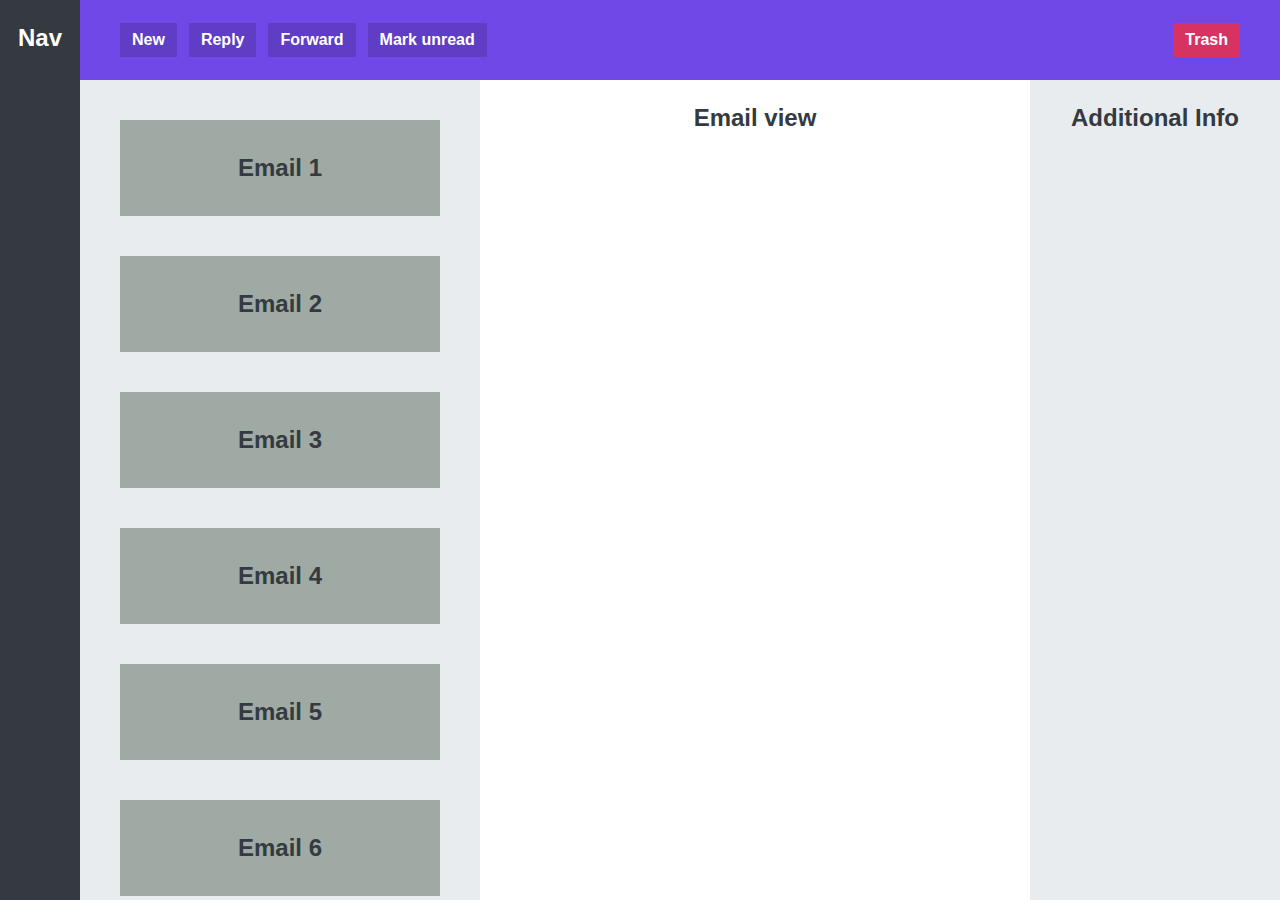
<file: 06-Components/06-app-layout.html>
<!DOCTYPE html>
<html lang="en">
  <head>
    <meta charset="UTF-8" />
    <meta name="viewport" content="width=device-width, initial-scale=1.0" />
    <title>App Layout</title>
    <style>
      * {
        margin: 0;
        padding: 0;
        box-sizing: border-box;
      }
      body {
        font-family: sans-serif;
        color: #343a40;
        font-size: 24px;
        text-align: center;
        font-weight: bold;
        display: grid;
        height: 100vh;
        grid-template-columns: 80px 400px 1fr 250px;
        grid-template-rows: 80px 1fr;
      }

      nav,
      main,
      section,
      aside {
        padding-top: 24px;
      }
      nav {
        background-color: #343a40;
        grid-row: 1/-1;
        color: #fff;
      }
      menu {
        background-color: #7048e8;
        /* color: #fff; */
        grid-column: 2/-1;
        display: flex;
        align-items: center;
        gap: 12px;
        padding: 0 40px;
      }
      button {
        display: inline-block;
        font-weight: bold;
        font-size: 16px;
        background-color: #5f3dc4;
        border: none;
        cursor: pointer;
        color: #fff;
        padding: 8px 12px;
      }
      button:last-child {
        background-color: #d63363;
        /* To set the last Trash element to extreme right */
        margin-left: auto;
      }
      section {
        background-color: #e9ecef;
        padding: 40px;
        display: flex;
        /* To make the email boxes not overflow the section by using scrollbar (not a flexbox property)*/
        /* How elements that dont fit into the container appear */
        overflow: scroll;
        flex-direction: column;
        gap: 40px;
      }
      .email {
        background-color: #9faaa4;
        height: 96px;
        display: flex;
        flex-shrink: 0;
        align-items: center;
        justify-content: center;
      }

      aside {
        background-color: #e9ecef;
      }
    </style>
  </head>
  <body>
    <nav>Nav</nav>
    <menu>
      <button>New</button>
      <button>Reply</button>
      <button>Forward</button>
      <button>Mark unread</button>
      <button>Trash</button>
    </menu>
    <section>
      <div class="email">Email 1</div>
      <div class="email">Email 2</div>
      <div class="email">Email 3</div>
      <div class="email">Email 4</div>
      <div class="email">Email 5</div>
      <div class="email">Email 6</div>
      <div class="email">Email 7</div>
      <div class="email">Email 8</div>
      <div class="email">Email 9</div>
      <div class="email">Email 10</div>
    </section>
    <main>Email view</main>
    <aside>Additional Info</aside>
  </body>
</html>
</file>
<file: style.css>
/*
SPACING SYSTEM (px)
2 / 4 / 8 / 12 / 16 / 24 / 32 / 48 / 64 / 80 / 96 / 128

FONT SIZE SYSTEM (px)
10 / 12 / 14 / 16 / 18 / 20 / 24 / 30 / 36 / 44 / 52 / 62 / 74 / 86 / 98
*/

/* 
MAIN COLOR: #087f5b
GREY COLOR: #343840
 */
* {
  margin: 0;
  padding: 0;
  box-sizing: border-box;
}

/* ------------------------ */
/* GENERAL STYLES */
/* ------------------------ */
body {
  font-family: "Inter", sans-serif;
  color: #343840;
  border-bottom: 8px solid #087f5b;
}

.container {
  width: 960px;
  margin: 0 auto;
}

header,
section {
  margin-bottom: 96px;
}

h2 {
  margin-bottom: 48px;
  font-size: 32px;
  letter-spacing: -0.5px;
}

.grid-3-cols {
  display: grid;
  grid-template-columns: repeat(3, 1fr);
  column-gap: 80px;
}

.btn:link,
.btn:visited {
  background-color: #087f5b;
  color: #fff;
  text-decoration: none;
  text-transform: uppercase;
  font-weight: 500;

  display: inline-block;
  border-radius: 100px;
}

.btn:hover,
.btn:active {
  background-color: #099268;
}

.btn--big {
  font-size: 18px;
  padding: 16px 32px;
}

.btn--small {
  font-size: 16px;
  padding: 8px 12px;
}

img {
  border-radius: 12px;
}
/* ------------------------ */
/* COMPONENT STYLES */
/* ------------------------ */

/* HEADER */
header {
  display: grid;
  grid-template-columns: repeat(2, 1fr);
  column-gap: 80px;
  margin-top: 64px;
}

.header-text-box {
  align-self: center;
}

h1 {
  /* text-shadow: 0 5px 5px rgba(0, 0, 0, 0.2); */
  margin-bottom: 32px;
  font-size: 44px;
  /* 44 / 52 / 62  */
  line-height: 1.1;
  letter-spacing: -1px;
}

.header-text {
  margin-bottom: 24px;
  font-size: 18px;
  line-height: 1.7;
}

img {
  width: 100%;
}

/* FEATURES */
.features-icon {
  stroke: #087f5b;
  width: 32px;
  height: 32px;
  margin-bottom: 24px;
}

.features-title {
  margin-bottom: 16px;
  font-size: 20px;
}

.features-text {
  font-size: 18px;
  line-height: 1.7;
}

/* TESTIMONIAL */
.testimonial-section {
  background-color: #087f5b;
  color: #fff;
  padding: 24px;
  border-radius: 12px;
}

.testimonial-box {
  grid-column: 2 / -1;
  align-self: center;
}

.testimonial-box h2 {
  margin-bottom: 24px;
  font-size: 24px;
}

.testimonial-text {
  font-style: italic;
  margin-bottom: 24px;
  font-size: 18px;
  line-height: 1.7;
  color: #e6fcf5;
}

.testimonial-author {
  color: #c3fae8;
}
/* CHAIRS */

.chair {
  box-shadow: 0 20px 30px 0px rgba(0, 0, 0, 0.07);
  border-radius: 12px;
}

.chair img {
  border-bottom-right-radius: 0;
  border-bottom-left-radius: 0;
}
.chair-box {
  padding: 32px;
}

h3 {
  margin-bottom: 24px;
  font-size: 20px;
}

.chair-details {
  list-style: none;
  margin-bottom: 48px;
}

.chair-details li {
  display: flex;
  align-items: center;
  gap: 12px;
  margin-bottom: 16px;
}

.chair-details li:last-child {
  margin-bottom: 0;
}

.chair-icon {
  stroke: #087f5b;
  width: 24px;
  height: 24px;
}

.chair-price {
  display: flex;
  justify-content: space-between;
  font-size: 20px;
  align-items: center;
}

footer {
  margin-bottom: 48px;
  font-size: 14px;
  color: #495057;
}
</file>
<file: Design your home/style.css>
* {
  margin: 0;
  padding: 0;
  font-family: sans-serif;
}
/* main banner  */
.banner {
  width: 100%;
  height: 100vh;
  background-image: linear-gradient(rgba(0, 0, 0, 0.75), rgba(0, 0, 0, 0.75)),
    url(background.jpg);
  background-size: cover;
  background-position: center;
}

/* logo */
.logo {
  width: 75px;
  height: auto;
  cursor: pointer;
}

/* navbar */
.navbar {
  width: 85%;
  margin: auto;
  padding: 35px 0;
  display: flex;
  align-items: center;
  justify-content: space-between;
}

/* list items styling in the navbar */
.navbar ul li {
  list-style: none;
  display: inline-block;
  margin: 0 20px;
  position: relative;
}

/* the list links styling */
.navbar ul li a {
  text-decoration: none;
  color: #fff;
  text-transform: uppercase;
}

/* list in the navbar */
.navbar ul li::after {
  content: "";
  height: 3px;
  width: 0;
  background: #967300;
  position: absolute;
  left: 0;
  bottom: -5px;
  transition: 0.5s;
}

/* navbar active state */
.navbar ul li:hover::after {
  width: 100%;
}

/* Middle content part styling */
.content {
  width: 100%;
  position: absolute;
  top: 50%;
  transform: translateY(-50%);
  text-align: center;
  color: #fff;
}

/* h1 styling */
.content h1 {
  font-size: 60px;
  margin-top: 80px;
}

/* paragraph styling */
.content p {
  margin: 25px auto;
  font-weight: 100;
  line-height: 25px;
}

/* 2 buttons styling */
button {
  width: 200px;
  padding: 15px 0;
  text-align: center;
  margin: 20px 10px;
  border-radius: 25px;
  font-weight: bold;
  border: 2px solid #8b6e2d;
  background: transparent;
  color: #fff;
  cursor: pointer;
  position: relative;
  overflow: hidden;
}

/* Span element within the button */
span {
  background: #8b6e2d;
  height: 100%;
  width: 0;
  border-radius: 25px;
  position: absolute;
  left: 0;
  bottom: 0;
  z-index: -1;
  transition: 0.5s;

  /* display: none; */
}

/* We want the span content visible only when hovered */
button:hover span {
  width: 100%;
  /* display: inline-block; */
}

/* To make border invisible for button when we hover */
button:hover {
  border: none;
}
</file>
